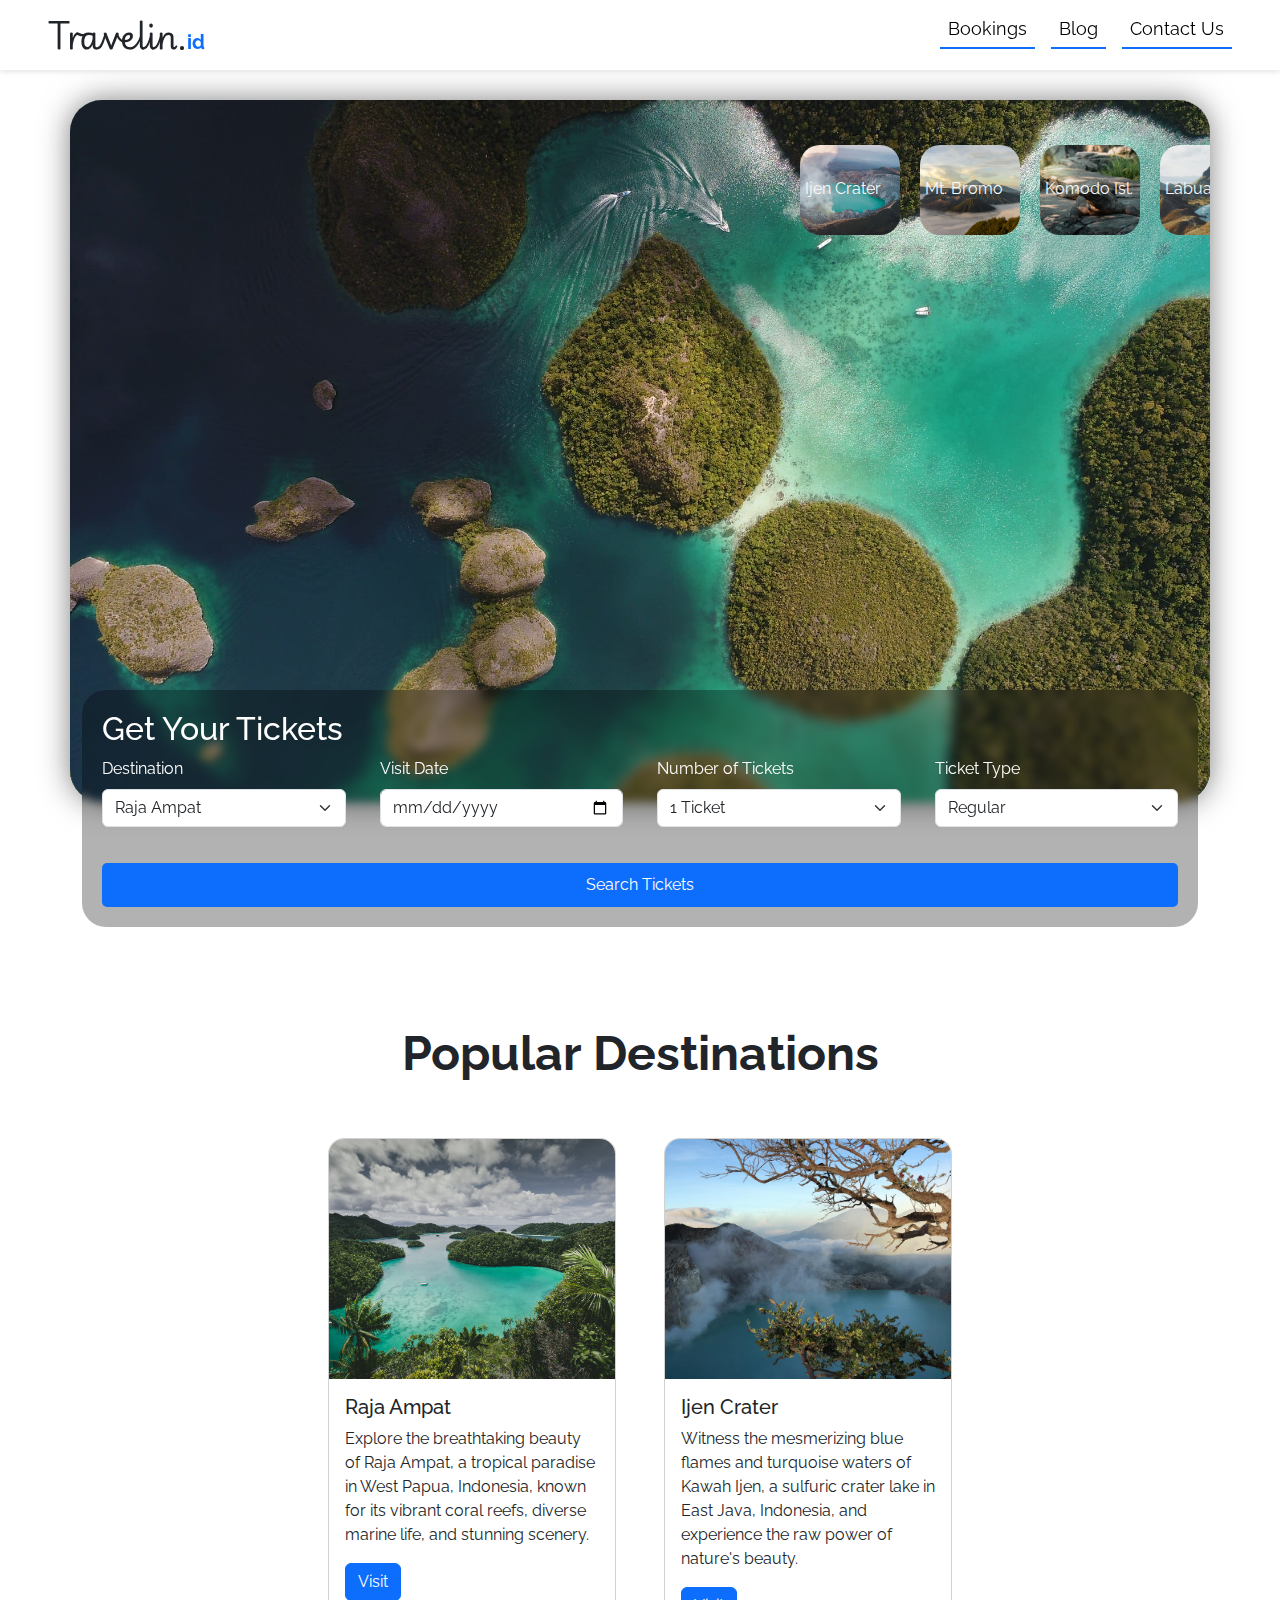
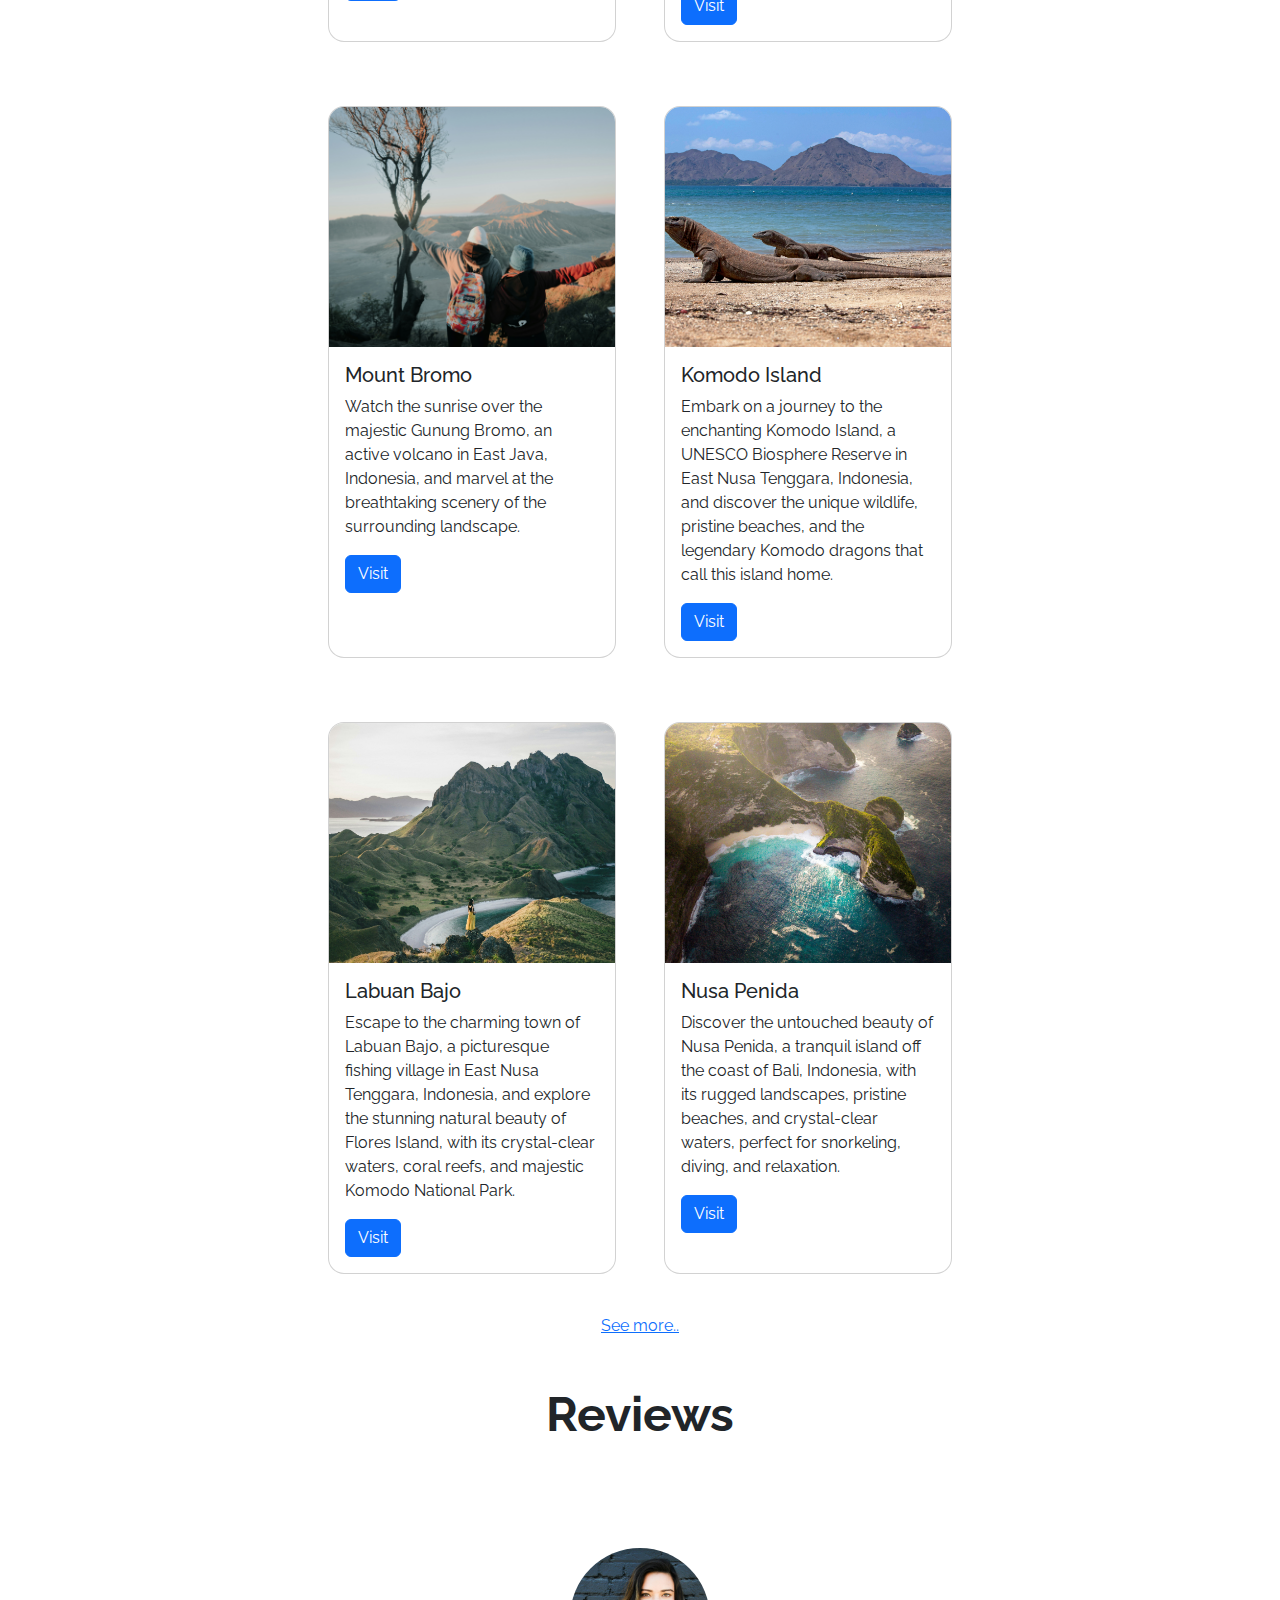
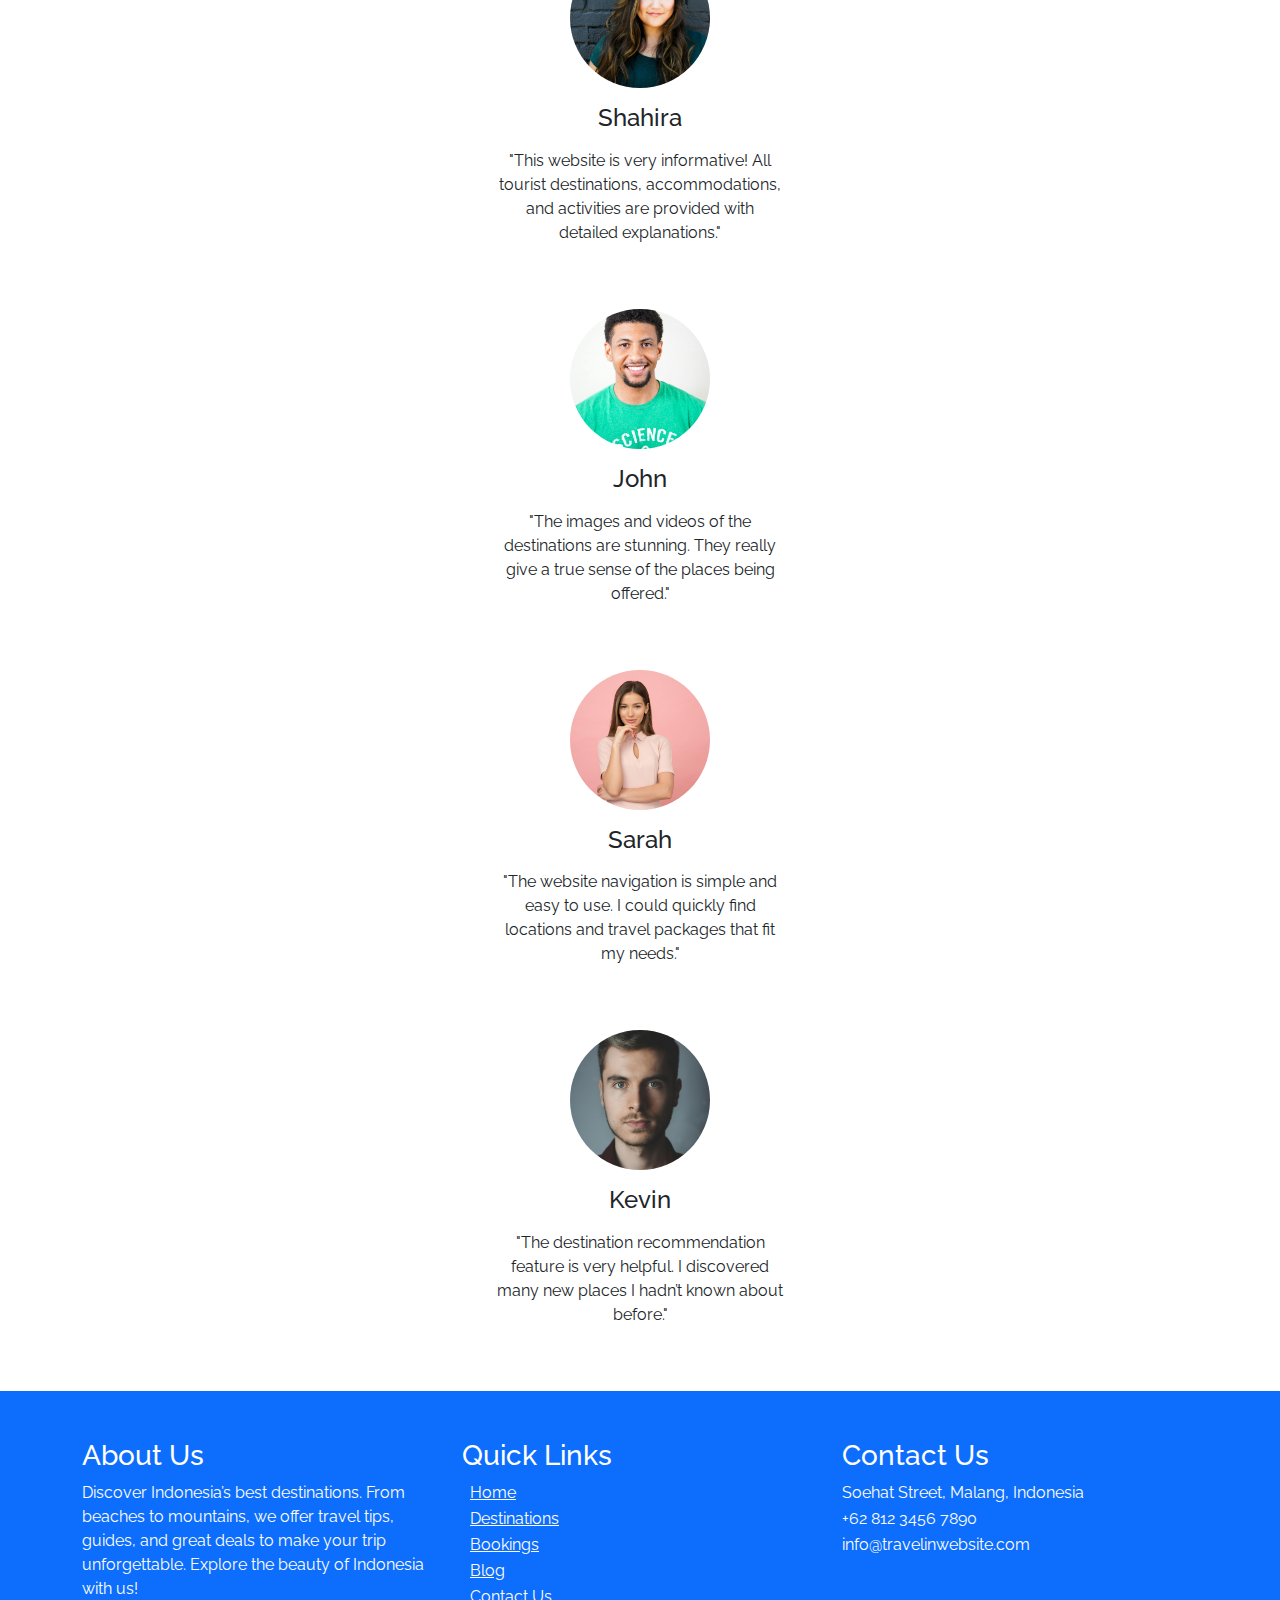
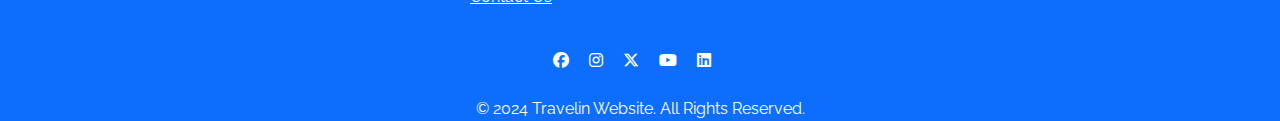
<file: index.html>
<!DOCTYPE html>
<html lang="en">
  <head>
    <meta charset="UTF-8" />
    <meta name="viewport" content="width=device-width, initial-scale=1.0" />
    <title>Travelin</title>
    <link
      href="https://cdn.jsdelivr.net/npm/bootstrap@5.3.3/dist/css/bootstrap.min.css"
      rel="stylesheet"
      integrity="sha384-QWTKZyjpPEjISv5WaRU9OFeRpok6YctnYmDr5pNlyT2bRjXh0JMhjY6hW+ALEwIH"
      crossorigin="anonymous"
    />
    <link
      rel="stylesheet"
      href="https://cdnjs.cloudflare.com/ajax/libs/font-awesome/6.6.0/css/all.min.css"
    />
    <link rel="stylesheet" href="style.css" />
  </head>
  <body>
    <section class="landing-section">
      <header class="container-fluid">
        <div class="row">
          <div class="col-12">
            <nav class="d-flex navbar-section px-5">
              <div>
                <h1 class="fs-2 fw-bold pt-2 title">
                  Travelin.<span class="text-primary fs-5">id</span>
                </h1>
              </div>
              <ul class="d-flex gap-3 pt-2">
                <li>
                  <a href="booking tiket/tiket.html">Bookings</a>
                </li>
                <li><a href="aboutUs-Contactus/about.html">Blog</a></li>
                <li><a href="aboutUs-Contactus/cont.html">Contact Us</a></li>
              </ul>
            </nav>
          </div>
        </div>
      </header>
      <div class="container">
        <div class="row">
          <section class="carousel prev">
            <div class="list">
              <div class="item">
                <img src="assets/img1.jpg" alt="Raja Ampat" class="overlay" />
                <div class="content">
                  <div class="title">Raja Ampat</div>
                  <div class="des">
                    Raja Ampat Regency, West Papua, Indonesia (-0.4500° S,
                    130.6500° E)
                  </div>
                </div>
              </div>
              <div class="item">
                <img src="assets/img2.jpg" alt="Ijen Crater" class="overlay" />
                <div class="content">
                  <div class="title">Ijen Crater</div>
                  <div class="des">
                    Ijen Crater, Banyuwangi, East Java, Indonesia (8.0583° S,
                    114.2422° E)
                  </div>
                </div>
              </div>
              <div class="item">
                <img src="assets/img3.jpg" alt="Mount Bromo" class="overlay" />
                <div class="content">
                  <div class="title">Mount Bromo</div>
                  <div class="des">
                    Mount Bromo, Probolinggo, East Java, Indonesia (-7.9423° S,
                    112.9513° E)
                  </div>
                </div>
              </div>
              <div class="item">
                <img src="assets/img4.jpg" alt="Komodo Isl." class="overlay" />
                <div class="content">
                  <div class="title">Komodo Island</div>
                  <div class="des">
                    Komodo Island, West Manggarai, East Nusa Tenggara, Indonesia
                    (-8.5833° S, 119.4333° E)
                  </div>
                </div>
              </div>
              <div class="item">
                <img src="assets/img5.jpg" alt="Labuan Bajo" class="overlay" />
                <div class="content">
                  <div class="title">Labuan Bajo</div>
                  <div class="des">
                    West Manggarai Regency, East Nusa Tenggara, Indonesia
                    (-8.4833° S, 119.8833° E)
                  </div>
                </div>
              </div>
              <div class="item">
                <img src="assets/img6.jpg" alt="Nusa Penida" class="overlay" />
                <div class="content">
                  <div class="title">Nusa Penida</div>
                  <div class="des">
                    Nusa Penida, Klungkung, Bali, Indonesia (-8.7333° S,
                    115.5333° E)
                  </div>
                </div>
              </div>
            </div>
            <div class="thumbnail">
              <div class="item">
                <img src="assets/img1.jpg" alt="Raja Ampat" />
                <div class="content">
                  <div class="title text-light text-center">Raja Ampat</div>
                </div>
              </div>
              <div class="item">
                <img src="assets/img2.jpg" alt="" />
                <div class="content">
                  <div class="title text-light text-center">Ijen Crater</div>
                </div>
              </div>
              <div class="item">
                <img src="assets/img3.jpg" alt="mt. Bromo" />
                <div class="content">
                  <div class="title text-light text-center">Mt. Bromo</div>
                </div>
              </div>
              <div class="item">
                <img src="assets/img4.jpg" alt="Komodo Isl." />
                <div class="content">
                  <div class="title text-light text-center">Komodo Isl.</div>
                </div>
              </div>
              <div class="item">
                <img src="assets/img5.jpg" alt="Labuan Bajo" />
                <div class="content">
                  <div class="title text-light text-center">Labuan Bajo</div>
                </div>
              </div>
              <div class="item">
                <img src="assets/img6.jpg" alt="Nusa Penida" />
                <div class="content">
                  <div class="title text-light text-center">Nusa Penida</div>
                </div>
              </div>
            </div>
            <div class="arrows">
              <button id="prev"><</button>
              <button id="next">></button>
            </div>
          </section>
        </div>
        <section class="booking-container">
          <h2>Get Your Tickets</h2>
          <form>
            <div class="row mb-3">
              <div class="col-md-3">
                <label for="destination" class="form-label">Destination</label>
                <select class="form-select" id="destination">
                  <option selected>Raja Ampat</option>
                  <option>Ijen Creater</option>
                  <option>Mount Bromo</option>
                  <option>Komodo Natinoal Park</option>
                  <option>Labuan Bajo</option>
                  <option>Nusa Penida</option>
                </select>
              </div>
              <div class="col-md-3">
                <label for="visit-date" class="form-label">Visit Date</label>
                <input type="date" class="form-control" id="visit-date" />
              </div>
              <div class="col-md-3">
                <label for="tickets" class="form-label"
                  >Number of Tickets</label
                >
                <select class="form-select" id="tickets">
                  <option selected>1 Ticket</option>
                  <option>2 Tickets</option>
                  <option>3 Tickets</option>
                  <option>4 Tickets</option>
                  <option>5 Tickets</option>
                </select>
              </div>
              <div class="col-md-3">
                <label for="ticket-type" class="form-label">Ticket Type</label>
                <select class="form-select" id="ticket-type">
                  <option selected>Regular</option>
                  <option>VIP</option>
                  <option>Group</option>
                </select>
              </div>
            </div>
            <a href="booking tiket/tiket.html" class="btn btn-primary">
              Search Tickets
            </a>
          </form>
        </section>
      </div>
    </section>
    <section class="content-section container-fluid" id="destinations">
      <div class="col-12 text-center p-5">
        <h1 class="title">Popular Destinations</h1>
      </div>
      <div class="row justify-content-center">
        <div class="col-9 d-flex flex-wrap justify-content-center gap-5">
          <div class="card mb-3 rounded-4" style="width: 18rem">
            <img src="assets/img7.jpg" class="card-img-top" alt="Raja Ampat" />
            <div class="card-body">
              <h5 class="card-title">Raja Ampat</h5>
              <p class="card-text">
                Explore the breathtaking beauty of Raja Ampat, a tropical
                paradise in West Papua, Indonesia, known for its vibrant coral
                reefs, diverse marine life, and stunning scenery.
              </p>
              <a
                href="booking tiket/tiket.html#rajaAmpat"
                class="btn btn-primary"
                >Visit</a
              >
            </div>
          </div>
          <div class="card mb-3 rounded-4" style="width: 18rem">
            <img src="assets/img8.jpg" class="card-img-top" alt="Ijen Crater" />
            <div class="card-body">
              <h5 class="card-title">Ijen Crater</h5>
              <p class="card-text">
                Witness the mesmerizing blue flames and turquoise waters of
                Kawah Ijen, a sulfuric crater lake in East Java, Indonesia, and
                experience the raw power of nature's beauty.
              </p>
              <a
                href="booking tiket/tiket.html#ijenCrater"
                class="btn btn-primary"
                >Visit</a
              >
            </div>
          </div>
          <div class="card mb-3 rounded-4" style="width: 18rem">
            <img src="assets/img9.jpg" class="card-img-top" alt="Mount Bromo" />
            <div class="card-body">
              <h5 class="card-title">Mount Bromo</h5>
              <p class="card-text">
                Watch the sunrise over the majestic Gunung Bromo, an active
                volcano in East Java, Indonesia, and marvel at the breathtaking
                scenery of the surrounding landscape.
              </p>
              <a
                href="booking tiket/tiket.html#mountBromo"
                class="btn btn-primary"
                >Visit</a
              >
            </div>
          </div>
          <div class="card mb-3 rounded-4" style="width: 18rem">
            <img
              src="assets/img10.jpg"
              class="card-img-top"
              alt="Komodo Island"
            />
            <div class="card-body">
              <h5 class="card-title">Komodo Island</h5>
              <p class="card-text">
                Embark on a journey to the enchanting Komodo Island, a UNESCO
                Biosphere Reserve in East Nusa Tenggara, Indonesia, and discover
                the unique wildlife, pristine beaches, and the legendary Komodo
                dragons that call this island home.
              </p>
              <a
                href="booking tiket/tiket.html#komodoIsland"
                class="btn btn-primary"
                >Visit</a
              >
            </div>
          </div>
          <div class="card mb-3 rounded-4" style="width: 18rem">
            <img
              src="assets/img11.jpg"
              class="card-img-top"
              alt="Labuan Bajo"
            />
            <div class="card-body">
              <h5 class="card-title">Labuan Bajo</h5>
              <p class="card-text">
                Escape to the charming town of Labuan Bajo, a picturesque
                fishing village in East Nusa Tenggara, Indonesia, and explore
                the stunning natural beauty of Flores Island, with its
                crystal-clear waters, coral reefs, and majestic Komodo National
                Park.
              </p>
              <a
                href="booking tiket/tiket.html#labuanBajo"
                class="btn btn-primary"
                >Visit</a
              >
            </div>
          </div>
          <div class="card mb-3 rounded-4" style="width: 18rem">
            <img
              src="assets/img12.jpg"
              class="card-img-top"
              alt="Nusa Penida"
            />
            <div class="card-body">
              <h5 class="card-title">Nusa Penida</h5>
              <p class="card-text">
                Discover the untouched beauty of Nusa Penida, a tranquil island
                off the coast of Bali, Indonesia, with its rugged landscapes,
                pristine beaches, and crystal-clear waters, perfect for
                snorkeling, diving, and relaxation.
              </p>
              <a
                href="booking tiket/tiket.html#nusaPenida"
                class="btn btn-primary"
                >Visit</a
              >
            </div>
          </div>
        </div>
        <div class="col-12 text-center mt-4">
          <a href="booking tiket/tiket.html" class="text-primary">See more..</a>
        </div>
      </div>
    </section>
    <section class="testimonial-section">
      <div class="container">
        <div class="col-12">
          <h1 class="text-center p-5">Reviews</h1>
          <div class="row justify-content-center">
            <div
              class="col-6 d-flex justify-content-center flex-wrap gap-5 m-5"
            >
              <div
                class="testimonial-card flex-column d-flex justify-content-center align-items-center"
                style="width: 18rem"
              >
                <img
                  src="assets/person1.jpg"
                  width="140px"
                  height="140px"
                  class="testimonial-img rounded-circle m-auto"
                  alt="person1"
                />
                <h4 class="testimonial-name text-center m-3">Shahira</h4>
                <p class="testimonial-text text-center">
                  "This website is very informative! All tourist destinations,
                  accommodations, and activities are provided with detailed
                  explanations."
                </p>
              </div>
              <div
                class="testimonial-card flex-column d-flex justify-content-center align-items-center"
                style="width: 18rem"
              >
                <img
                  src="assets/person2.jpg"
                  width="140px"
                  height="140px"
                  class="testimonial-img rounded-circle m-auto"
                  alt="person2"
                />
                <h4 class="testimonial-name text-center m-3">John</h4>
                <p class="testimonial-text text-center">
                  "The images and videos of the destinations are stunning. They
                  really give a true sense of the places being offered."
                </p>
              </div>
              <div
                class="testimonial-card flex-column d-flex justify-content-center align-items-center"
                style="width: 18rem"
              >
                <img
                  src="assets/person3.jpg"
                  width="140px"
                  height="140px"
                  class="testimonial-img rounded-circle m-auto"
                  alt="person3"
                />
                <h4 class="testimonial-name text-center m-3">Sarah</h4>
                <p class="testimonial-text text-center">
                  "The website navigation is simple and easy to use. I could
                  quickly find locations and travel packages that fit my needs."
                </p>
              </div>
              <div
                class="testimonial-card flex-column d-flex justify-content-center align-items-center"
                style="width: 18rem"
              >
                <img
                  src="assets/person4.jpg"
                  width="140px"
                  height="140px"
                  class="testimonial-img rounded-circle m-auto"
                  alt="person4"
                />
                <h4 class="testimonial-name text-center m-3">Kevin</h4>
                <p class="testimonial-text text-center">
                  "The destination recommendation feature is very helpful. I
                  discovered many new places I hadn’t known about before."
                </p>
              </div>
            </div>
          </div>
        </div>
      </div>
    </section>
    <footer class="bg-primary text-white pt-5">
      <div class="container">
        <div class="row">
          <div class="col-md-4">
            <h3>About Us</h3>
            <p>
              Discover Indonesia’s best destinations. From beaches to mountains,
              we offer travel tips, guides, and great deals to make your trip
              unforgettable. Explore the beauty of Indonesia with us!
            </p>
          </div>
          <div class="col-md-4">
            <h3 class="">Quick Links</h3>
            <ul class="list-unstyled">
              <li>
                <a
                  href="#"
                  class="text-white text-decoration-underline fs-6 fs-md-5"
                  >Home</a
                >
              </li>
              <li>
                <a
                  href="#destinations"
                  class="text-white text-decoration-underline fs-6 fs-md-5"
                  >Destinations</a
                >
              </li>
              <li>
                <a
                  href="#"
                  class="text-white text-decoration-underline fs-6 fs-md-5"
                  >Bookings</a
                >
              </li>
              <li>
                <a
                  href="aboutUs-Contactus/about.html"
                  class="text-white text-decoration-underline fs-6 fs-md-5"
                  >Blog</a
                >
              </li>
              <li>
                <a
                  href="aboutUs-Contactus/cont.html"
                  class="text-white text-decoration-underline fs-6 fs-md-5"
                  >Contact Us</a
                >
              </li>
            </ul>
          </div>
          <div class="col-md-4">
            <h3 class="">Contact Us</h3>
            <ul class="list-unstyled">
              <li>
                <i class="bi bi-geo-alt-fill"></i> Soehat Street, Malang,
                Indonesia
              </li>
              <li><i class="bi bi-telephone-fill"></i> +62 812 3456 7890</li>
              <li>
                <i class="bi bi-envelope-fill"></i> info@travelinwebsite.com
              </li>
            </ul>
          </div>
        </div>
        <div class="row mt-4">
          <div class="col text-center">
            <a
              href="https://facebook.com"
              target="_blank"
              class="text-white me-3"
              ><i class="fa-brands fa-facebook"></i
            ></a>
            <a
              href="https://instagram.com"
              target="_blank"
              class="text-white me-3"
              ><i class="fa-brands fa-instagram"></i
            ></a>
            <a
              href="https://twitter.com"
              target="_blank"
              class="text-white me-3"
              ><i class="fa-brands fa-x-twitter"></i
            ></a>
            <a
              href="https://youtube.com"
              target="_blank"
              class="text-white me-3"
              ><i class="fa-brands fa-youtube"></i
            ></a>
            <a
              href="https://linkedin.com"
              target="_blank"
              class="text-white me-3"
              ><i class="fa-brands fa-linkedin"></i
            ></a>
          </div>
        </div>
        <div class="row mt-4">
          <div class="col text-center">
            <p class="mb-0">
              &copy; 2024 Travelin Website. All Rights Reserved.
            </p>
          </div>
        </div>
      </div>
    </footer>
    <script src="app.js"></script>
    <script
      src="https://cdn.jsdelivr.net/npm/bootstrap@5.3.3/dist/js/bootstrap.bundle.min.js"
      integrity="sha384-YvpcrYf0tY3lHB60NNkmXc5s9fDVZLESaAA55NDzOxhy9GkcIdslK1eN7N6jIeHz"
      crossorigin="anonymous"
    ></script>
  </body>
</html>
</file>
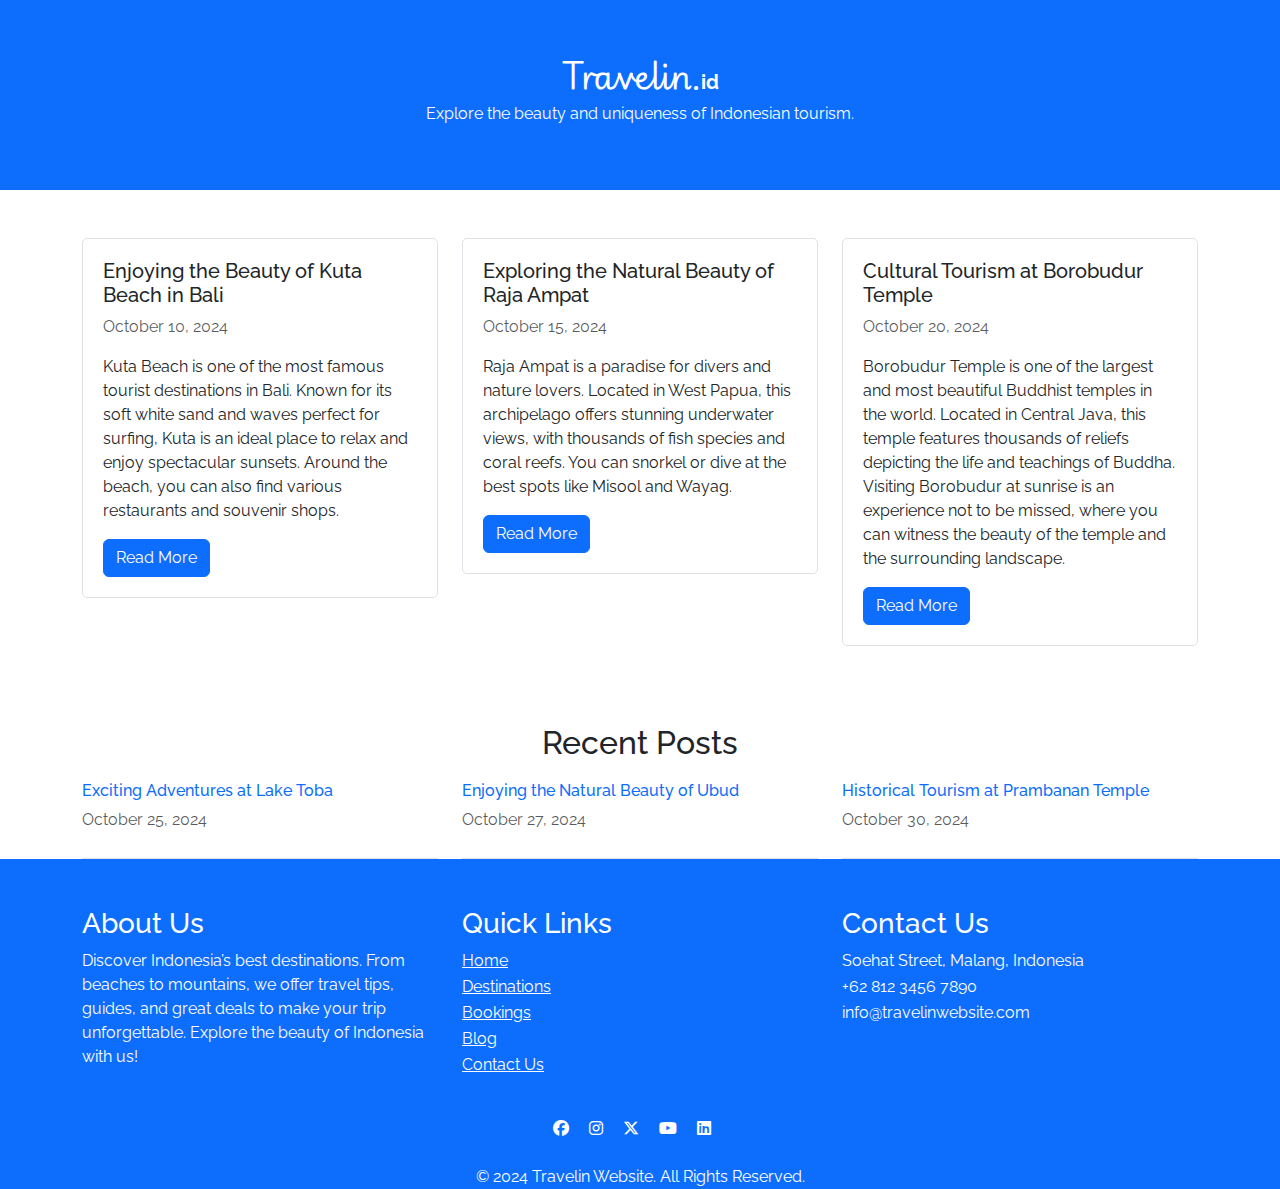
<file: aboutUs-Contactus/about.html>
<!DOCTYPE html>
<html lang="en">
  <head>
    <meta charset="UTF-8" />
    <meta name="viewport" content="width=device-width, initial-scale=1.0" />
    <title>Travelin Blog</title>
    <link
      href="https://cdn.jsdelivr.net/npm/bootstrap@5.3.0-alpha1/dist/css/bootstrap.min.css"
      rel="stylesheet"
    />
    <link
      rel="stylesheet"
      href="https://cdnjs.cloudflare.com/ajax/libs/font-awesome/6.6.0/css/all.min.css"
    />
    <link rel="stylesheet" href="about.css" />
  </head>
  <body>
    <header class="bg-primary text-white text-center py-5">
      <h1 class="fs-2 fw-bold pt-2 title">
        Travelin.<span class="fs-5">id</span>
      </h1>
      <p>Explore the beauty and uniqueness of Indonesian tourism.</p>
    </header>
    <div class="container mt-5">
      <div class="row">
        <div class="col-md-4">
          <div class="blog-post">
            <h5 class="blog-title">
              Enjoying the Beauty of Kuta Beach in Bali
            </h5>
            <p class="blog-date text-muted">October 10, 2024</p>
            <p>
              Kuta Beach is one of the most famous tourist destinations in Bali.
              Known for its soft white sand and waves perfect for surfing, Kuta
              is an ideal place to relax and enjoy spectacular sunsets. Around
              the beach, you can also find various restaurants and souvenir
              shops.
            </p>
            <a href="#" class="btn btn-primary">Read More</a>
          </div>
        </div>
        <div class="col-md-4">
          <div class="blog-post">
            <h5 class="blog-title">
              Exploring the Natural Beauty of Raja Ampat
            </h5>
            <p class="blog-date text-muted">October 15, 2024</p>
            <p>
              Raja Ampat is a paradise for divers and nature lovers. Located in
              West Papua, this archipelago offers stunning underwater views,
              with thousands of fish species and coral reefs. You can snorkel or
              dive at the best spots like Misool and Wayag.
            </p>
            <a href="#" class="btn btn-primary">Read More</a>
          </div>
        </div>
        <div class="col-md-4">
          <div class="blog-post">
            <h5 class="blog-title">Cultural Tourism at Borobudur Temple</h5>
            <p class="blog-date text-muted">October 20, 2024</p>
            <p>
              Borobudur Temple is one of the largest and most beautiful Buddhist
              temples in the world. Located in Central Java, this temple
              features thousands of reliefs depicting the life and teachings of
              Buddha. Visiting Borobudur at sunrise is an experience not to be
              missed, where you can witness the beauty of the temple and the
              surrounding landscape.
            </p>
            <a href="#" class="btn btn-primary">Read More</a>
          </div>
        </div>
      </div>
    </div>
    <div class="container mt-5">
      <h2 class="text-center">Recent Posts</h2>
      <div class="row">
        <div class="col-md-4">
          <div class="recent-post">
            <h6>
              <a href="#" class="text-decoration-none"
                >Exciting Adventures at Lake Toba</a
              >
            </h6>
            <p class="text-muted">October 25, 2024</p>
          </div>
        </div>
        <div class="col-md-4">
          <div class="recent-post">
            <h6>
              <a href="#" class="text-decoration-none"
                >Enjoying the Natural Beauty of Ubud</a
              >
            </h6>
            <p class="text-muted">October 27, 2024</p>
          </div>
        </div>
        <div class="col-md-4">
          <div class="recent-post">
            <h6>
              <a href="#" class="text-decoration-none"
                >Historical Tourism at Prambanan Temple</a
              >
            </h6>
            <p class="text-muted">October 30, 2024</p>
          </div>
        </div>
      </div>
    </div>
    <footer class="bg-primary text-white pt-5">
      <div class="container">
        <div class="row">
          <div class="col-md-4">
            <h3>About Us</h3>
            <p>
              Discover Indonesia’s best destinations. From beaches to mountains,
              we offer travel tips, guides, and great deals to make your trip
              unforgettable. Explore the beauty of Indonesia with us!
            </p>
          </div>
          <div class="col-md-4">
            <h3 class="">Quick Links</h3>
            <ul class="list-unstyled">
              <li>
                <a
                  href="../index.html"
                  class="text-white text-decoration-underline fs-6 fs-md-5"
                  >Home</a
                >
              </li>
              <li>
                <a
                  href="../index.html#destinations"
                  class="text-white text-decoration-underline fs-6 fs-md-5"
                  >Destinations</a
                >
              </li>
              <li>
                <a
                  href="../booking tiket/tiket.html"
                  class="text-white text-decoration-underline fs-6 fs-md-5"
                  >Bookings</a
                >
              </li>
              <li>
                <a
                  href="#"
                  class="text-white text-decoration-underline fs-6 fs-md-5"
                  >Blog</a
                >
              </li>
              <li>
                <a
                  href="cont.html"
                  class="text-white text-decoration-underline fs-6 fs-md-5"
                  >Contact Us</a
                >
              </li>
            </ul>
          </div>
          <div class="col-md-4">
            <h3 class="">Contact Us</h3>
            <ul class="list-unstyled">
              <li>
                <i class="bi bi-geo-alt-fill"></i> Soehat Street, Malang,
                Indonesia
              </li>
              <li><i class="bi bi-telephone-fill"></i> +62 812 3456 7890</li>
              <li>
                <i class="bi bi-envelope-fill"></i> info@travelinwebsite.com
              </li>
            </ul>
          </div>
        </div>
        <div class="row mt-4">
          <div class="col text-center">
            <a
              href="https://facebook.com"
              target="_blank"
              class="text-white me-3"
              ><i class="fa-brands fa-facebook"></i
            ></a>
            <a
              href="https://instagram.com"
              target="_blank"
              class="text-white me-3"
              ><i class="fa-brands fa-instagram"></i
            ></a>
            <a
              href="https://twitter.com"
              target="_blank"
              class="text-white me-3"
              ><i class="fa-brands fa-x-twitter"></i
            ></a>
            <a
              href="https://youtube.com"
              target="_blank"
              class="text-white me-3"
              ><i class="fa-brands fa-youtube"></i
            ></a>
            <a
              href="https://linkedin.com"
              target="_blank"
              class="text-white me-3"
              ><i class="fa-brands fa-linkedin"></i
            ></a>
          </div>
        </div>
        <div class="row mt-4">
          <div class="col text-center">
            <p class="mb-0">
              &copy; 2024 Travelin Website. All Rights Reserved.
            </p>
          </div>
        </div>
      </div>
    </footer>
    <!-- Bootstrap 5 JS -->
    <script src="https://cdn.jsdelivr.net/npm/bootstrap@5.3.0-alpha1/dist/js/bootstrap.bundle.min.js"></script>
  </body>
</html>
</file>
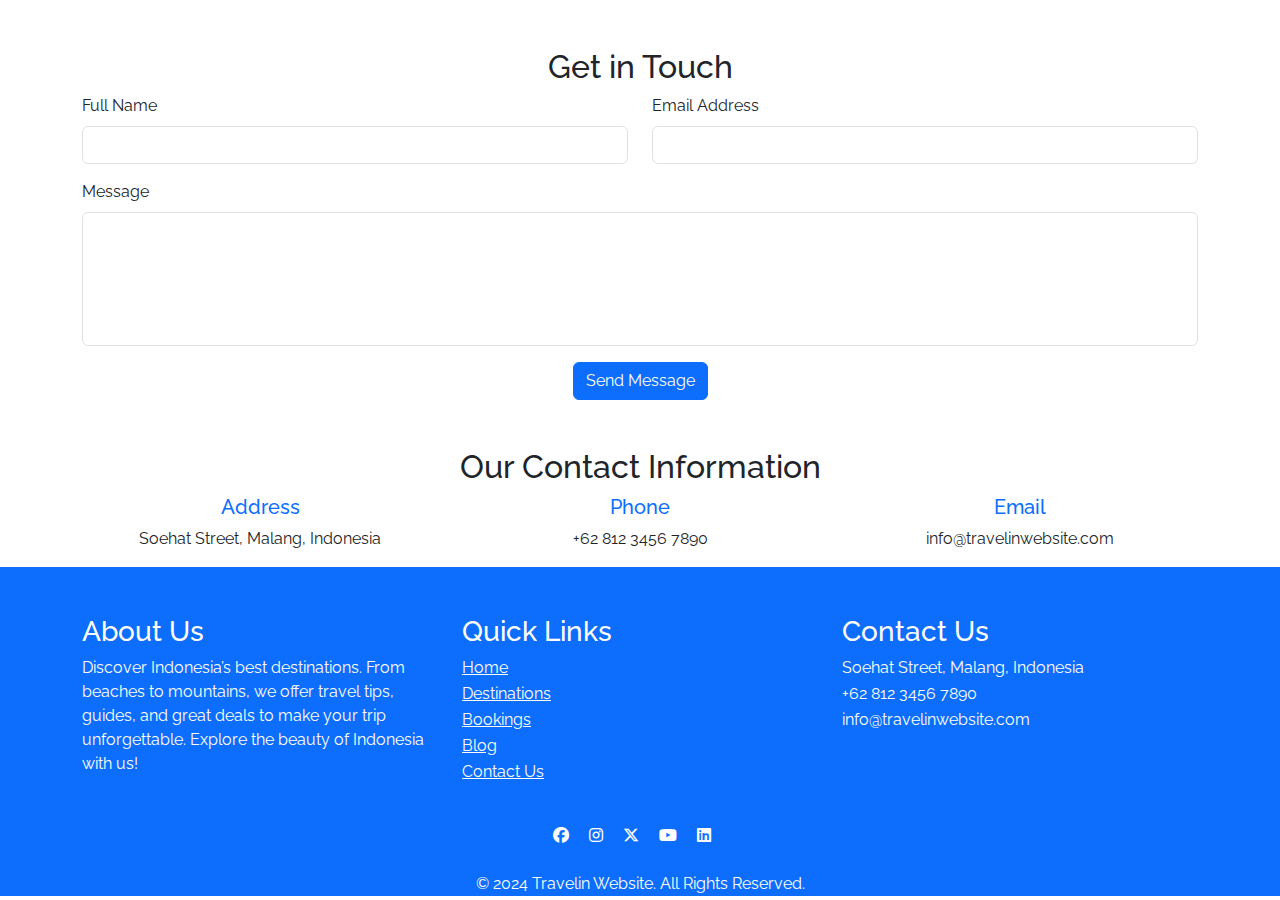
<file: aboutUs-Contactus/cont.html>
<!DOCTYPE html>
<html lang="en">
  <head>
    <meta charset="UTF-8" />
    <meta name="viewport" content="width=device-width, initial-scale=1.0" />
    <title>Support</title>
    <link
      href="https://cdn.jsdelivr.net/npm/bootstrap@5.3.0-alpha1/dist/css/bootstrap.min.css"
      rel="stylesheet"
    />
    <link
      rel="stylesheet"
      href="https://cdnjs.cloudflare.com/ajax/libs/font-awesome/6.6.0/css/all.min.css"
    />
    <link rel="stylesheet" href="cont.css" />
  </head>
  <body>
    <div class="container mt-5">
      <h2 class="text-center">Get in Touch</h2>
      <form>
        <div class="row">
          <div class="col-md-6">
            <div class="mb-3">
              <label for="name" class="form-label">Full Name</label>
              <input type="text" class="form-control" id="name" required />
            </div>
          </div>
          <div class="col-md-6">
            <div class="mb-3">
              <label for="email" class="form-label">Email Address</label>
              <input type="email" class="form-control" id="email" required />
            </div>
          </div>
        </div>
        <div class="mb-3">
          <label for="message" class="form-label">Message</label>
          <textarea
            class="form-control"
            id="message"
            rows="5"
            required
          ></textarea>
        </div>
        <div class="text-center">
          <button type="submit" class="btn btn-primary">Send Message</button>
        </div>
      </form>
    </div>
    <div class="container contact-info mt-5">
      <h2 class="text-center">Our Contact Information</h2>
      <div class="row">
        <div class="col-md-4 text-center">
          <h5>Address</h5>
          <p>Soehat Street, Malang, Indonesia</p>
        </div>
        <div class="col-md-4 text-center">
          <h5>Phone</h5>
          <p>+62 812 3456 7890</p>
        </div>
        <div class="col-md-4 text-center">
          <h5>Email</h5>
          <p>info@travelinwebsite.com</p>
        </div>
      </div>
    </div>
    <footer class="bg-primary text-white pt-5">
      <div class="container">
        <div class="row">
          <div class="col-md-4">
            <h3>About Us</h3>
            <p>
              Discover Indonesia’s best destinations. From beaches to mountains,
              we offer travel tips, guides, and great deals to make your trip
              unforgettable. Explore the beauty of Indonesia with us!
            </p>
          </div>
          <div class="col-md-4">
            <h3 class="">Quick Links</h3>
            <ul class="list-unstyled">
              <li>
                <a
                  href="../index.html"
                  class="text-white text-decoration-underline fs-6 fs-md-5"
                  >Home</a
                >
              </li>
              <li>
                <a
                  href="../index.html#destinations"
                  class="text-white text-decoration-underline fs-6 fs-md-5"
                  >Destinations</a
                >
              </li>
              <li>
                <a
                  href="../booking tiket/tiket.html"
                  class="text-white text-decoration-underline fs-6 fs-md-5"
                  >Bookings</a
                >
              </li>
              <li>
                <a
                  href="about.html"
                  class="text-white text-decoration-underline fs-6 fs-md-5"
                  >Blog</a
                >
              </li>
              <li>
                <a
                  href="#"
                  class="text-white text-decoration-underline fs-6 fs-md-5"
                  >Contact Us</a
                >
              </li>
            </ul>
          </div>
          <div class="col-md-4">
            <h3 class="">Contact Us</h3>
            <ul class="list-unstyled">
              <li>
                <i class="bi bi-geo-alt-fill"></i> Soehat Street, Malang,
                Indonesia
              </li>
              <li><i class="bi bi-telephone-fill"></i> +62 812 3456 7890</li>
              <li>
                <i class="bi bi-envelope-fill"></i> info@travelinwebsite.com
              </li>
            </ul>
          </div>
        </div>
        <div class="row mt-4">
          <div class="col text-center">
            <a
              href="https://facebook.com"
              target="_blank"
              class="text-white me-3"
              ><i class="fa-brands fa-facebook"></i
            ></a>
            <a
              href="https://instagram.com"
              target="_blank"
              class="text-white me-3"
              ><i class="fa-brands fa-instagram"></i
            ></a>
            <a
              href="https://twitter.com"
              target="_blank"
              class="text-white me-3"
              ><i class="fa-brands fa-x-twitter"></i
            ></a>
            <a
              href="https://youtube.com"
              target="_blank"
              class="text-white me-3"
              ><i class="fa-brands fa-youtube"></i
            ></a>
            <a
              href="https://linkedin.com"
              target="_blank"
              class="text-white me-3"
              ><i class="fa-brands fa-linkedin"></i
            ></a>
          </div>
        </div>
        <div class="row mt-4">
          <div class="col text-center">
            <p class="mb-0">
              &copy; 2024 Travelin Website. All Rights Reserved.
            </p>
          </div>
        </div>
      </div>
    </footer>
    <script src="https://cdn.jsdelivr.net/npm/bootstrap@5.3.0-alpha1/dist/js/bootstrap.bundle.min.js"></script>
  </body>
</html>
</file>
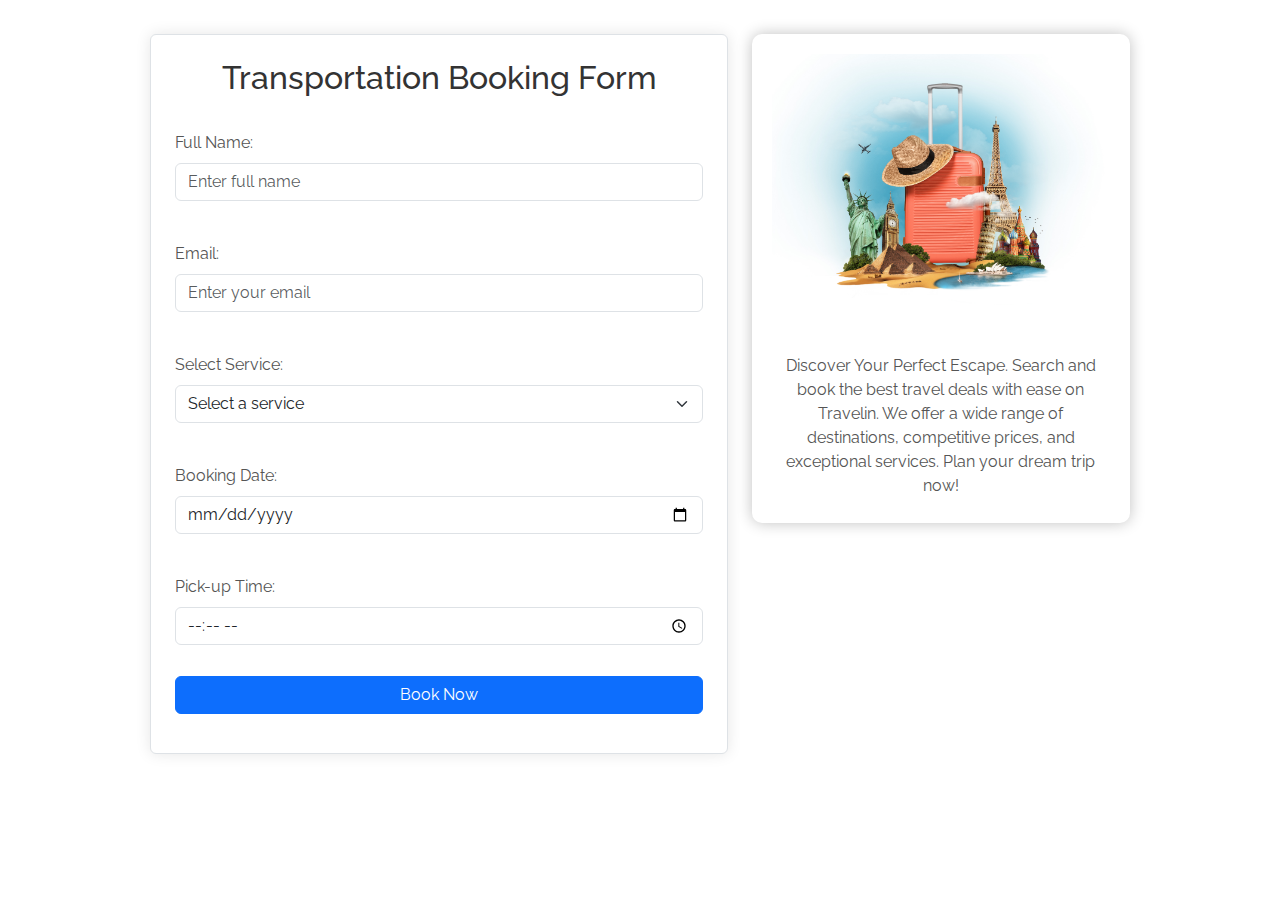
<file: booking tiket/form2.html>
<!DOCTYPE html>
<html lang="en">
  <head>
    <meta charset="UTF-8" />
    <meta name="viewport" content="width=device-width, initial-scale=1.0" />
    <title>Transportation Booking Form</title>
    <link
      href="https://cdn.jsdelivr.net/npm/bootstrap@5.3.0-alpha1/dist/css/bootstrap.min.css"
      rel="stylesheet"
    />
    <link rel="stylesheet" href="form2.css" />
  </head>
  <body>
    <div class="container mt-4">
      <div class="row justify-content-center">
        <div class="col-md-8 col-lg-6">
          <div class="form-container p-4 border rounded">
            <h2 class="mb-4 text-center">Transportation Booking Form</h2>
            <form action="/submit-booking" method="post">
              <div class="mb-3">
                <label for="name" class="form-label">Full Name:</label>
                <input
                  type="text"
                  class="form-control"
                  id="name"
                  name="name"
                  placeholder="Enter full name"
                  required
                />
              </div>

              <div class="mb-3">
                <label for="email" class="form-label">Email:</label>
                <input
                  type="email"
                  class="form-control"
                  id="email"
                  name="email"
                  placeholder="Enter your email"
                  required
                />
              </div>

              <div class="mb-3">
                <label for="service" class="form-label">Select Service:</label>
                <select
                  id="service"
                  name="service"
                  class="form-select"
                  required
                >
                  <option value="">Select a service</option>
                  <option value="daily-car-rental">Daily Car Rental</option>
                  <option value="airport-transfer">Airport Transfer</option>
                  <option value="city-tour">Full Day City Tour</option>
                  <option value="mini-bus-rental">Mini Bus Rental</option>
                </select>
              </div>

              <div id="car-options" class="service-options mb-3">
                <label for="car-type" class="form-label"
                  >Choose Car Type:</label
                >
                <select id="car-type" name="car-type" class="form-select">
                  <option value="economy-car">Economy Car</option>
                  <option value="family-suv">Family SUV</option>
                  <option value="luxury-car">Luxury Car</option>
                </select>
              </div>

              <div id="airport-options" class="service-options mb-3">
                <label for="vehicle-type" class="form-label"
                  >Choose Vehicle:</label
                >
                <select
                  id="vehicle-type"
                  name="vehicle-type"
                  class="form-select"
                >
                  <option value="sedan">Sedan (1-4 people)</option>
                  <option value="van">Van (5-7 people)</option>
                </select>
              </div>

              <div class="mb-3">
                <label for="date" class="form-label">Booking Date:</label>
                <input
                  type="date"
                  id="date"
                  name="date"
                  class="form-control"
                  required
                />
              </div>

              <div class="mb-3">
                <label for="time" class="form-label">Pick-up Time:</label>
                <input
                  type="time"
                  id="time"
                  name="time"
                  class="form-control"
                  required
                />
              </div>

              <button type="submit" class="btn btn-primary w-100">
                Book Now
              </button>
            </form>
          </div>
        </div>
        <div class="col-md-4 mt-4 mt-md-0">
          <div class="promo-container">
            <img
              src="../assets/ilustrasi.jpg"
              alt="Tourist Spot"
              class="img-fluid rounded mb-3"
            />
            <div class="promo-description text-center">
              <p>
                Discover Your Perfect Escape. Search and book the best travel
                deals with ease on Travelin. We offer a wide range of
                destinations, competitive prices, and exceptional services. Plan
                your dream trip now!
              </p>
            </div>
          </div>
        </div>
      </div>
    </div>
    <script src="https://cdn.jsdelivr.net/npm/bootstrap@5.3.0-alpha1/dist/js/bootstrap.bundle.min.js"></script>
  </body>
</html>
</file>
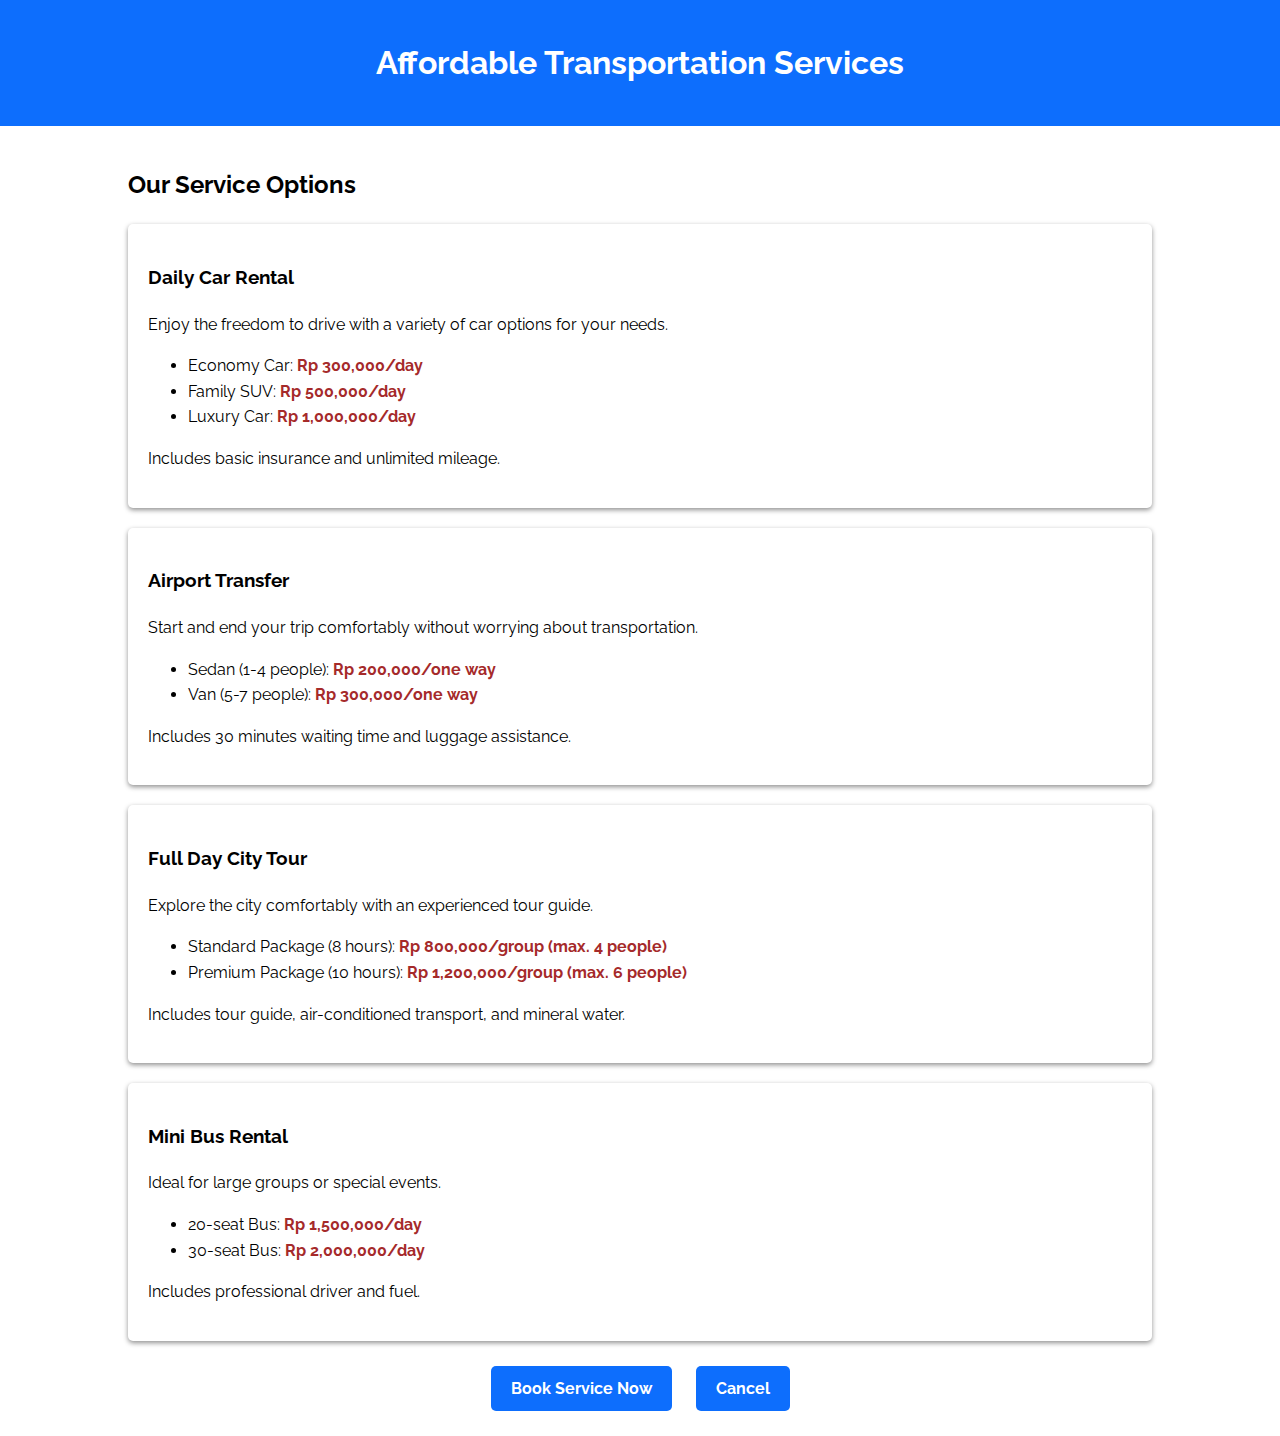
<file: booking tiket/transportasi.html>
<!DOCTYPE html>
<html lang="en">
  <head>
    <meta charset="UTF-8" />
    <meta name="viewport" content="width=device-width, initial-scale=1.0" />
    <title>Transportation Services</title>
    <link rel="stylesheet" href="trp.css" />
  </head>
  <body>
    <header>
      <h1>Affordable Transportation Services</h1>
    </header>

    <div class="container">
      <section id="services">
        <h2>Our Service Options</h2>

        <div class="service">
          <h3>Daily Car Rental</h3>
          <p>
            Enjoy the freedom to drive with a variety of car options for your
            needs.
          </p>
          <ul>
            <li>Economy Car: <span class="price">Rp 300,000/day</span></li>
            <li>Family SUV: <span class="price">Rp 500,000/day</span></li>
            <li>Luxury Car: <span class="price">Rp 1,000,000/day</span></li>
          </ul>
          <p>Includes basic insurance and unlimited mileage.</p>
        </div>

        <div class="service">
          <h3>Airport Transfer</h3>
          <p>
            Start and end your trip comfortably without worrying about
            transportation.
          </p>
          <ul>
            <li>
              Sedan (1-4 people): <span class="price">Rp 200,000/one way</span>
            </li>
            <li>
              Van (5-7 people): <span class="price">Rp 300,000/one way</span>
            </li>
          </ul>
          <p>Includes 30 minutes waiting time and luggage assistance.</p>
        </div>

        <div class="service">
          <h3>Full Day City Tour</h3>
          <p>Explore the city comfortably with an experienced tour guide.</p>
          <ul>
            <li>
              Standard Package (8 hours):
              <span class="price">Rp 800,000/group (max. 4 people)</span>
            </li>
            <li>
              Premium Package (10 hours):
              <span class="price">Rp 1,200,000/group (max. 6 people)</span>
            </li>
          </ul>
          <p>
            Includes tour guide, air-conditioned transport, and mineral water.
          </p>
        </div>

        <div class="service">
          <h3>Mini Bus Rental</h3>
          <p>Ideal for large groups or special events.</p>
          <ul>
            <li>20-seat Bus: <span class="price">Rp 1,500,000/day</span></li>
            <li>30-seat Bus: <span class="price">Rp 2,000,000/day</span></li>
          </ul>
          <p>Includes professional driver and fuel.</p>
        </div>

        <div class="button-group">
          <a href="form2.html" class="cta-button">Book Service Now</a>
          <a href="#" class="cta-button" onclick="confirmCancel()">Cancel</a>
        </div>
      </section>
    </div>
  </body>
  <script>
    function confirmCancel() {
      if (confirm("Are you sure you want to cancel?")) {
        window.location.href = "tiket.html";
      }
    }
  </script>
</html>
</file>
<file: style.css>
@import url('https://fonts.googleapis.com/css2?family=Raleway:ital,wght@0,100..900;1,100..900&display=swap');
@import url('https://fonts.googleapis.com/css2?family=Playwrite+GB+S:ital,wght@0,100..400;1,100..400&display=swap');

html {
  scroll-behavior: smooth;
}

* {
  font-family: "Raleway", sans-serif;
  font-optical-sizing: auto;
  font-weight: weight;
  font-style: normal;
}

.landing-section {
  background: linear-gradient(to bottom white, blue);
}

ul li {
  list-style: none;
}

ul li a {
  padding: 0.5rem;
  text-decoration: none;
  color: black;
  font-size: 1.1rem;
  border-bottom: 2px solid #0d6efd;
  transition: 0.2s;
}

ul li a:hover {
  background-color: #0d6efd;
  color: white;
  border-radius: 10px;
}

.navbar-section {
  justify-content: space-between;
  background-color: rgba(255, 255, 255, 0.114);
  backdrop-filter: blur(20px); 
  position: fixed; 
  top: 0; 
  left: 0; 
  width: 100%; 
  z-index: 1000; 
  padding: 0.5rem 2rem; 
  box-shadow: 0 2px 5px rgba(0, 0, 0, 0.1);
}

.navbar-section h1 {
  font-family: "Playwrite GB S", cursive;
  font-optical-sizing: auto;
  font-weight: weight;
  font-style: normal;
}

.landing-section {
  margin-top: 100px; 
}

.carousel {
  height: 78vh;
  width: 100%;
  overflow: hidden;
  position: relative;
  border-radius: 2rem;
  box-shadow: 0px 0px 30px #00000082;
}

.carousel .list .item {
  position: absolute;
  inset: 0;
}

.carousel .list .item img {
  width: 100%;
  height: 100%;
  object-fit: cover;
}

.carousel .list .item .content {
  position: absolute;
  top: 30%;
  left: 5%;
  max-width: 80%;
  padding-right: 5%;
  box-sizing: border-box;
  color: #fff;
  text-shadow: 10px 5px 10px #0004;
}

.carousel .list .item .content .title {
  font-size: 4.5rem;
  line-height: 1.3em;
  font-weight: bold;
  letter-spacing: 1px;
}



.thumbnail {
  position: absolute;
  top: 45px;
  left: 64%;
  display: flex;
  gap: 20px;
  z-index: 100;
}

.thumbnail .item {
  width: 100px;
  height: 90px;
  flex-shrink: 0;
  position: relative;
}

.thumbnail .item img {
  width: 100%;
  height: 100%;
  object-fit: cover;
  border-radius: 20px;
}

.thumbnail .item .content {
  position: absolute;
  top: 35%;
  left: 5%;
}

.arrows {
  z-index: 8;
  position: absolute;
  top: 50%;
  left: 5%;
  display: flex;
  gap: 10px;
  align-items: center;
}

.arrows button {
  display: none;
  width: 40px;
  height: 40px;
  border-radius: 50%;
  background-color: #eee4;
  border: none;
  font-family: monospace;
  color: #fff;
  font-weight: bold;
  font-size: large;
  transition: 0.5s;
}

.arrows button:hover {
  background-color: #fff;
  color: #555;
}

/* animation */
.carousel .list .item:nth-child(1) {
  z-index: 1;
}

.carousel .list .item:nth-child(1) .content .title{
  animation-delay: 1s!important;
}
.carousel .list .item:nth-child(1) .content .topic{
  animation-delay: 1.2s!important;
}
.carousel .list .item:nth-child(1) .content .des{
  animation-delay: 1.4s!important;
}

.carousel .list .item:nth-child(1) .title,
.carousel .list .item:nth-child(1) .des {
  transform: translateY(50px);
  filter: blur(20px);
  opacity: 0;
  animation: showContent 1s linear 1 forwards;
}

@keyframes showContent {
  to {
    opacity: 1;
    filter: blur(0);
    transform: translateY(0);
  }
}

.carousel.next .list .item:nth-child(1) img {
  position: absolute;
  top: 45px;
  left: 64%;
  width: 100px;
  height: 90px;
  border-radius: 20px;
  animation: showImage 0.3s linear 1 forwards;
}

@keyframes showImage{
  to {
    top: 0;
    left: 0;
    width: 100%;
    height: 100%;
    border-radius: 0;
  }
}

.carousel.next .thumbnail .item:nth-last-child(1) {
  width: 0;
  overflow: hidden;
  animation: showThumbnail 0.5s linear 1 forwards;
}

@keyframes showThumbnail {
  to {
    width: 100px;
  }
}

.carousel.next .thumbnail {
  transform: translateX(100px);
  animation: transformThumbnail 0.5s linear 1 forwards;
}

@keyframes transformThumbnail {
  to {
    transform: translateX(0);
  }
}

/* Booking Form */
.booking-container {
  z-index: 100;
  color: white;
  position: relative;
  width: 100%;
  background-color: rgba(0, 0, 0, 0.3);
  backdrop-filter: blur(5px);
  padding: 20px;
  border-radius: 1.5rem;
  margin-top: -200px;
  margin-bottom: 50px;
}

.booking-container h2 {
  font-size: 2rem;
}

.booking-container form {
  width: 100%;
}

.booking-container form .row {
  display: flex;
  flex-wrap: wrap;
  gap: 10px;
}

.booking-container form .col-md-3 {
  flex: 1;
  min-width: 200px;
}

.booking-container .btn {
  width: 100%;
  padding: 10px;
  margin-top: 20px;
  background-color: #0d6efd;
  color: white;
  border: none;
  border-radius: 5px;
  cursor: pointer;
}

.booking-container .btn:hover {
  background-color: #3333cc;
}

/* Content Section */
.card {
  width: 18rem;
  overflow: hidden;
}

.card-img-top {
  transition: transform 0.3s ease;
  height: 15rem; 
  object-fit: cover;
}

.card-img-top:hover {
  transform: scale(1.1); 
}

.content-section .title {
  font-weight: bold;
  font-size: 3rem;
}

/* Testimonial Section */
.testimonial-section h1 {
  font-weight: bold;
  font-size: 3rem;
}

.testimonial-section img {
  object-fit: cover;
}

/* Footer Section */
footer ul li {
  margin-bottom: 2px; 
}
/* Responsive Media Queries */
@media (max-width: 1496px) {
  .carousel .list .item .content .title {
    font-size: 3rem;
  }

  .arrows {
    top: 54%;
    left: 5%;
  }

  .booking-container {
    margin-top: -10%;
  }
}

@media (max-width: 1024px) {
  .carousel .list .item .content .title {
    font-size: 3rem;
  }

  .arrows {
    top: 54%;
    left: 5%;
  }

  .booking-container {
    margin-top: -15%;
  }
}

@media (max-width: 768px) {
  .navbar-section {
    flex-direction: row;
  }

  .navbar-section h1 {
    font-size: 2rem;
  }

  ul li a {
    font-size: 0.9rem;
    /* text-align: center; */
  }

  .carousel .list .item .content .title {
    font-size: 2.5rem;
  }

  .thumbnail {
    left: 85%;
  }

  .arrows {
    top: 58%;
    left: 43%;
  }

  .booking-container {
    margin-top: -115px;
  }
}

@media (max-width: 576px) {

  .landing-section {
    margin-top: 125px;
  }

  .navbar-section{
    flex-direction: column !important;
    text-align: center;
  }

  .navbar-section ul {
    justify-content: center;
    padding-top: 1rem;
    margin-left: -20px;
  }

  .navbar-section ul li {
    padding: 0.5rem 0;
  }

  .navbar-section h1 {
    text-align: center;
  }

  ul li a {
    color: white;
    font-size: 0.8rem;
    border-radius: 10px;
    padding-bottom: 5px;
    background-color: #0d6efd;
  }

  .navbar-section ul li {
    text-align: center;
  }

  .carousel {
    height: 50vh;
    width: 100%;
    box-shadow: none;
    border-radius: 0px;
  }

  .carousel .list .item .content .title {
    font-size: 2rem;
  }

  .carousel .list .item .content .des {
    font-size: 0.8rem;
  }

  .thumbnail {
    display: none;
  }

  .thumbnail .item {
    width: 60px;
    height: 60px;
  }

  .arrows {
    top: 75%;
    left: 37%;
  }

  .booking-container {
    margin-top: 10%;
    background-color: #0d6efd;
  }

  .booking-container .btn {
    background-color: white;
    color: black;
  }

  .booking-container .btn:hover {
    background-color: #ececec;
  }

  .booking-container h2 {
    font-size: 1.5rem;
  }

  .booking-container form .row {
    flex-direction: column;
  }
}
</file>
<file: aboutUs-Contactus/about.css>
@import url('https://fonts.googleapis.com/css2?family=Raleway:ital,wght@0,100..900;1,100..900&display=swap');
@import url('https://fonts.googleapis.com/css2?family=Playwrite+GB+S:ital,wght@0,100..400;1,100..400&display=swap');

* {
  font-family: "Raleway", sans-serif;
  font-optical-sizing: auto;
  font-weight: weight;
  font-style: normal;
}

body {
  background-color: white;
}

header, h1 {
  font-family: "Playwrite GB S", cursive;
  font-optical-sizing: auto;
  font-weight: weight;
  font-style: normal;
}

.blog-post {
  margin-bottom: 30px;
  border: 1px solid #dee2e6;
  border-radius: 5px;
  padding: 20px;
  transition: transform 0.2s;
}

.blog-post:hover {
  transform: scale(1.02);
  box-shadow: 0 4px 8px rgba(0, 0, 0, 0.2);
}

.recent-post {
  border-bottom: 1px solid #dee2e6;
  padding: 10px 0;
}

footer ul li {
  margin-bottom: 2px; 
}
</file>
<file: aboutUs-Contactus/cont.css>
@import url('https://fonts.googleapis.com/css2?family=Raleway:ital,wght@0,100..900;1,100..900&display=swap');

* {
  font-family: "Raleway", sans-serif;
  font-optical-sizing: auto;
  font-weight: weight;
  font-style: normal;
}

body {
  background-color: white; 
}
.contact-header {
  background-color: #0d6efd; 
  color: white;
  padding: 60px 0;
  text-align: center;
}
.contact-info {
  margin-top: 30px;
}
.contact-info h5 {
  color: #0d6efd; 
}

textarea {
  resize: none;
}

footer ul li {
  margin-bottom: 2px; 
}
</file>
<file: booking tiket/form2.css>
@import url('https://fonts.googleapis.com/css2?family=Raleway:ital,wght@0,100..900;1,100..900&display=swap');

* {
    font-family: "Raleway", sans-serif;
    font-optical-sizing: auto;
    font-style: normal;
    background-color:white;
    margin: 0;
    padding: 0;
}

.container {
    display: flex;
    justify-content: space-between;
    align-items: flex-start;
    max-width: 1200px;
    margin: 50px auto;
    padding: 10px;
}

.form-container {
    flex: 1;
    background-color: white;
    padding: 20px;
    box-shadow: 0px 0px 15px rgba(0, 0, 0, 0.1);
    border-radius: 10px;
}

.promo-container {
    flex: 1;
    background-color: #ffffff;
    padding: 20px;
    box-shadow: 0px 0px 15px rgba(0, 0, 0, 0.247);
    border-radius: 10px;
    text-align: center;
}

.promo-image {
    max-width: 100%;
    height: auto;
    border-radius: 10px;
}

.promo-description {
    margin-top: 20px;
}

h2, h3 {
    text-align: center;
    color: #333;
}

form, .promo-description {
    display: flex;
    flex-direction: column;
}

label, p {
    margin: 10px 0 5px;
    color: #555;
}

input, select, button {
    padding: 10px;
    font-size: 16px;
    border: 1px solid #ddd;
    border-radius: 5px;
    margin-bottom: 15px;
}

button {
    background-color: #0d6efd;
    color: white;
    cursor: pointer;
}

button:hover {
    background-color: #0d6efd(0, 0, 0, 0.623);
}

.service-options {
    display: none;
}

ul {
    list-style-type: none;
    padding: 0;
}

ul li {
    margin-bottom: 10px;
}
</file>
<file: booking tiket/trp.css>
@import url('https://fonts.googleapis.com/css2?family=Raleway:ital,wght@0,100..900;1,100..900&display=swap');

body {
    font-family: "Raleway", sans-serif;
    font-optical-sizing: auto;
    font-weight: weight;
    font-style: normal;
    line-height: 1.6;
    margin: 0;
    padding: 0;
    background-color: white;
}
header {
    background-color: #0d6efd;
    color: white;
    text-align: center;
    padding: 1rem;
}
.container {
    width: 80%;
    margin: auto;
    overflow: hidden;
    padding: 20px;
}
.service {
    background: white;
    padding: 20px;
    margin-bottom: 20px;
    border-radius: 5px;
    box-shadow: 0 2px 5px rgba(0, 0, 0, 0.438);
    text-decoration: none;
}
.service h3 {
    color: black;
}
.price {
    font-weight: bold;
    color: brown;
}

/*  */
.button-group {
    margin-top: 20px;
    text-align: center;
}

.cta-button, .cancel-button {
    display: inline-block;
    padding: 10px 20px;
    margin: 5px 10px;
    text-decoration: none;
    border-radius: 5px;
    font-weight: bold;
}

.cta-button {
    background-color: #0d6efd;
    color: white;
}

.cancel-button {
    background-color: #0d6efd;
    color: white;
}

.cta-button:hover, .cancel-button:hover {
    opacity: 0.8;
}
</file>
